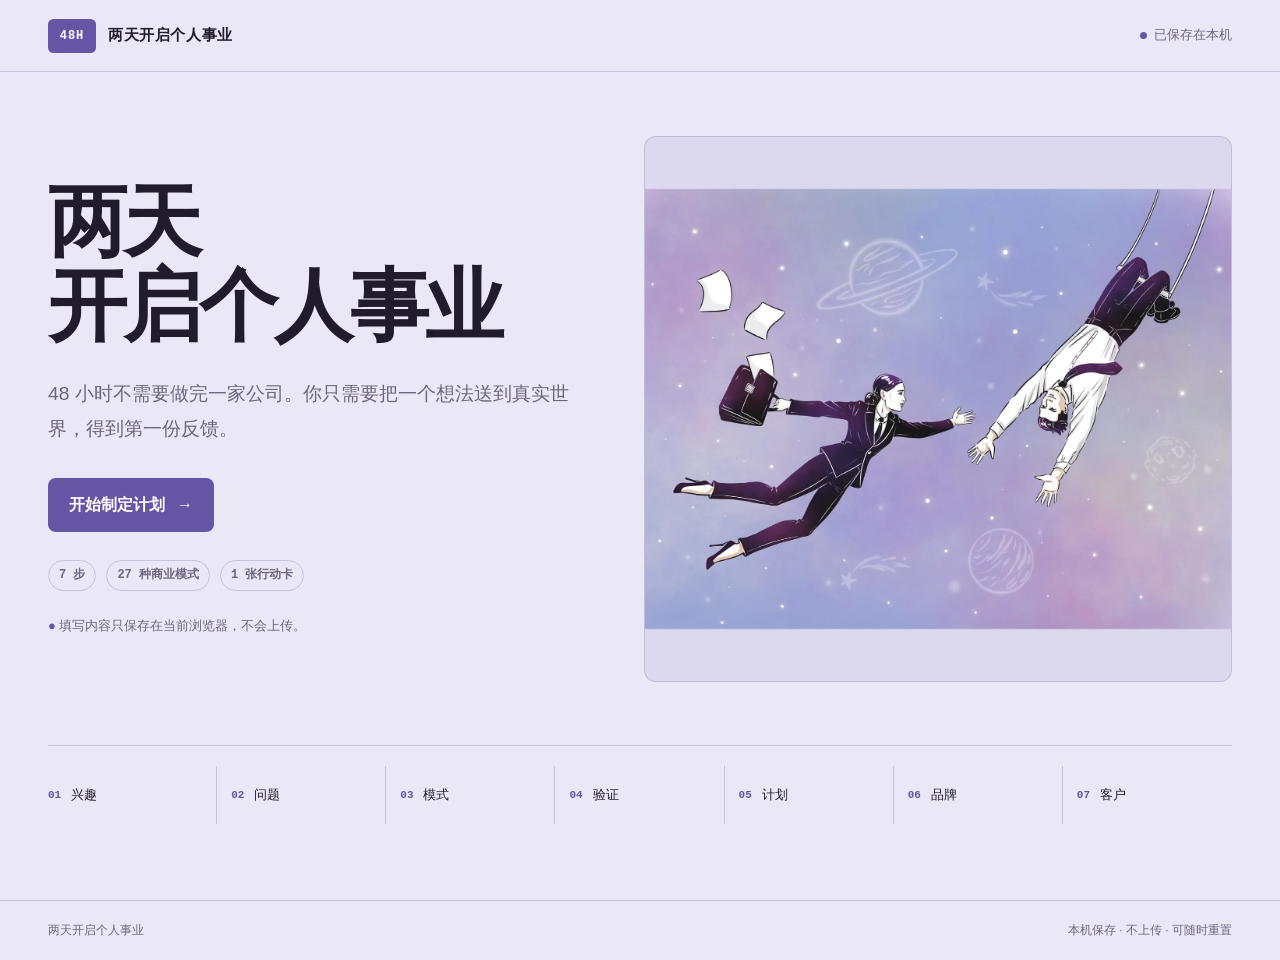
<file: index.html>
<!doctype html>
<html lang="zh-CN">
<head>
  <meta charset="utf-8">
  <meta name="viewport" content="width=device-width, initial-scale=1">
  <meta http-equiv="refresh" content="0; url=version-a.html">
  <meta name="description" content="两天开启个人事业：通过七步工作台形成一张可执行的 48 小时行动卡。">
  <title>两天开启个人事业</title>
  <script>window.location.replace("version-a.html");</script>
</head>
<body>
  <p>正在打开<a href="version-a.html">两天开启个人事业</a>…</p>
</body>
</html>
</file>
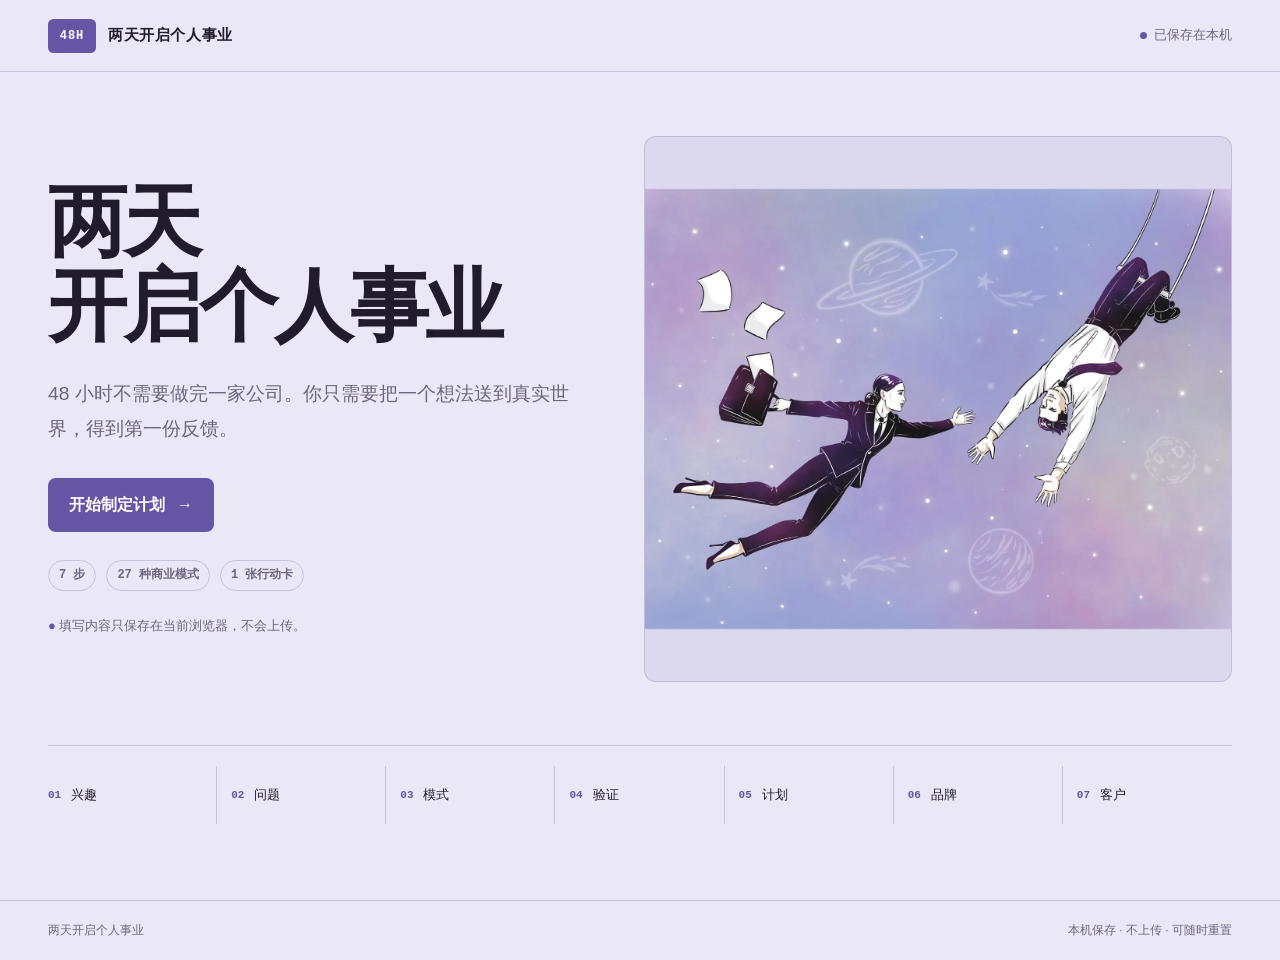
<file: version-a.html>
<!doctype html>
<html lang="zh-CN">
<head>
  <meta charset="utf-8">
  <meta name="viewport" content="width=device-width, initial-scale=1">
  <meta name="description" content="通过七步工作台，在 48 小时内形成你的个人事业行动卡。">
  <title>两天开启个人事业</title>
  <link rel="stylesheet" href="css/base.css?v=formal-20260825">
  <link rel="stylesheet" href="css/theme-a.css?v=formal-20260825">
  <script defer src="js/data.js?v=formal-20260825"></script>
  <script defer src="js/app.js?v=formal-20260825"></script>
</head>
<body data-variant="a">
  <div id="app"><p class="boot-message">正在打开两天开启个人事业…</p></div>
  <noscript><p class="noscript-message">这个工作台需要启用 JavaScript 才能保存和整理你的七步答案。</p></noscript>
</body>
</html>
</file>
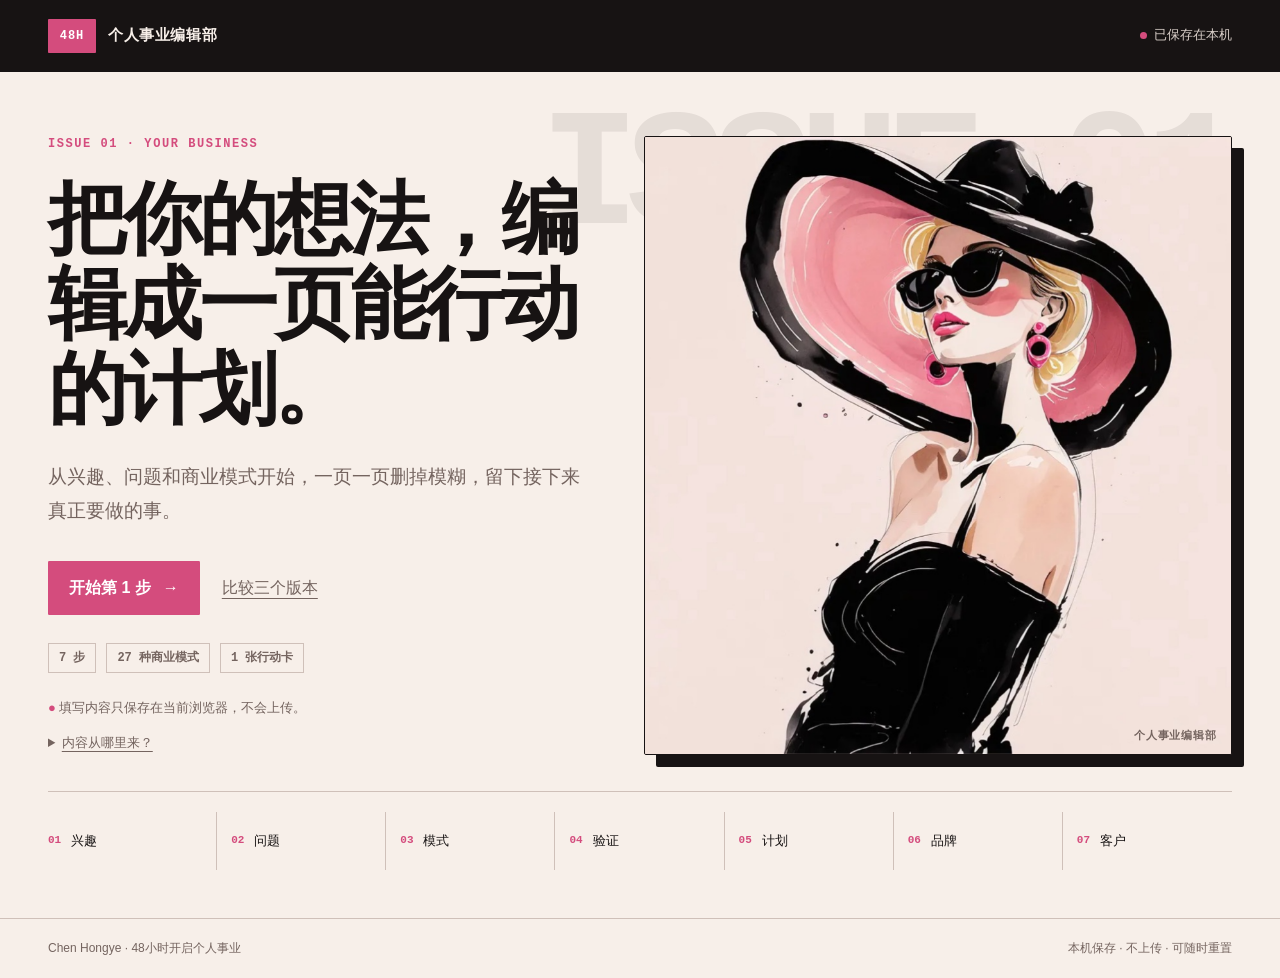
<file: version-b.html>
<!doctype html>
<html lang="zh-CN">
<head>
  <meta charset="utf-8">
  <meta name="viewport" content="width=device-width, initial-scale=1">
  <meta name="description" content="通过七步工作台，在 48 小时内形成你的个人事业行动卡。">
  <title>个人事业编辑部｜48小时开启个人事业</title>
  <link rel="stylesheet" href="css/base.css">
  <link rel="stylesheet" href="css/theme-b.css">
  <script defer src="js/data.js"></script>
  <script defer src="js/app.js"></script>
</head>
<body data-variant="b">
  <div id="app"><p class="boot-message">正在打开个人事业编辑部…</p></div>
  <noscript><p class="noscript-message">这个工作台需要启用 JavaScript 才能保存和整理你的七步答案。</p></noscript>
</body>
</html>
</file>
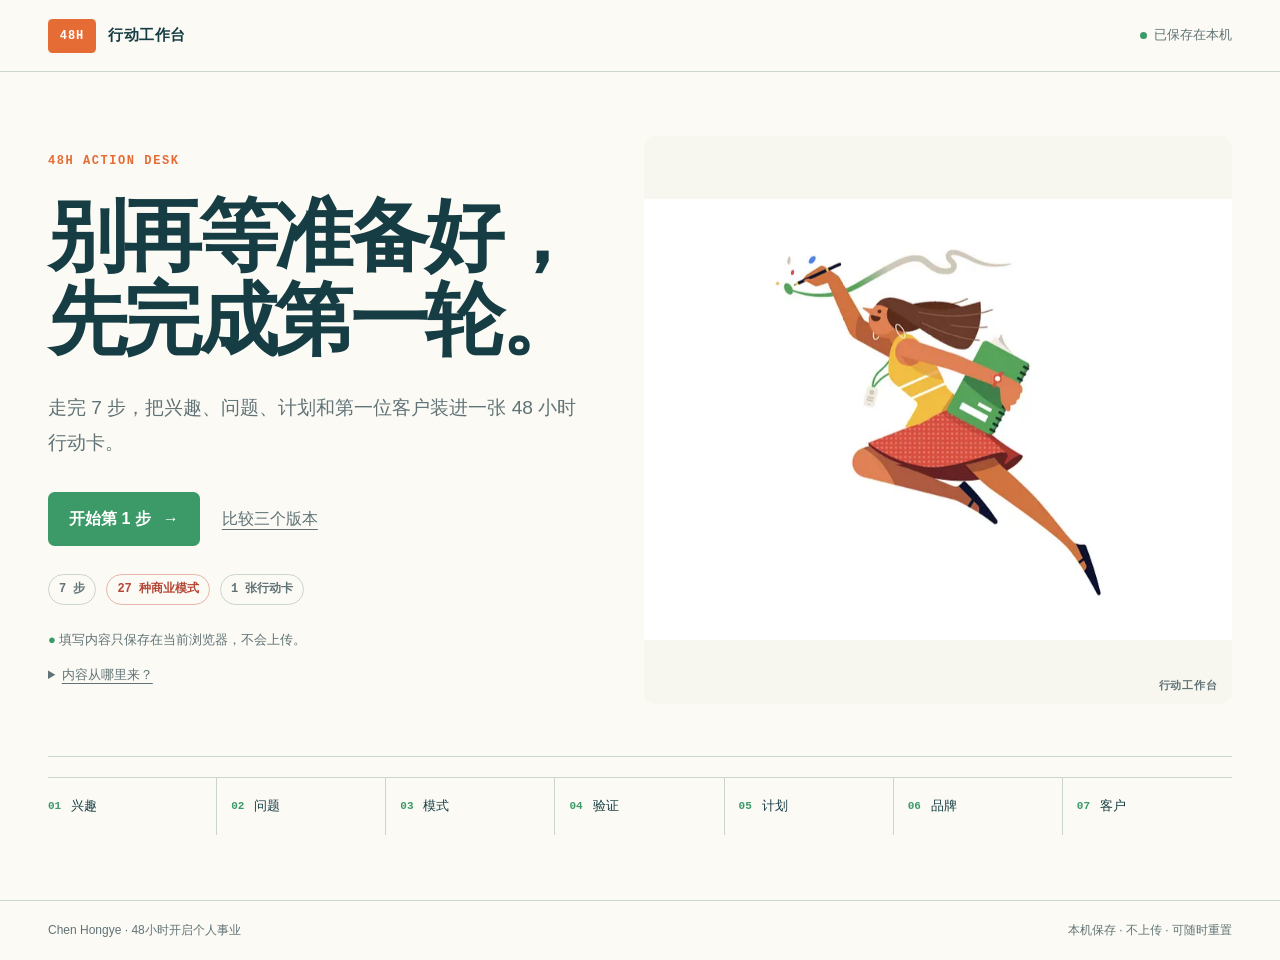
<file: version-c.html>
<!doctype html>
<html lang="zh-CN">
<head>
  <meta charset="utf-8">
  <meta name="viewport" content="width=device-width, initial-scale=1">
  <meta name="description" content="通过七步工作台，在 48 小时内形成你的个人事业行动卡。">
  <title>行动工作台｜48小时开启个人事业</title>
  <link rel="stylesheet" href="css/base.css">
  <link rel="stylesheet" href="css/theme-c.css">
  <script defer src="js/data.js"></script>
  <script defer src="js/app.js"></script>
</head>
<body data-variant="c">
  <div id="app"><p class="boot-message">正在整理行动工作台…</p></div>
  <noscript><p class="noscript-message">这个工作台需要启用 JavaScript 才能保存和整理你的七步答案。</p></noscript>
</body>
</html>
</file>
<file: css/base.css>
:root {
  --bg: #f6f4ef;
  --surface: #ffffff;
  --surface-2: #efede7;
  --text: #1e1d1a;
  --muted: #6d6a63;
  --line: #d9d5cc;
  --accent: #395c50;
  --accent-strong: #21463b;
  --on-accent: #ffffff;
  --danger: #a33a3a;
  --radius: 14px;
  --shadow: 0 18px 60px rgba(31, 28, 21, 0.08);
  --display: "Songti SC", "Noto Serif SC", serif;
  --body: -apple-system, "SF Pro Text", "PingFang SC", "Noto Sans SC", sans-serif;
  --mono: "SFMono-Regular", Consolas, "Liberation Mono", monospace;
  --max: 1440px;
}

* { box-sizing: border-box; }
html { scroll-behavior: smooth; }
body {
  margin: 0;
  min-width: 320px;
  color: var(--text);
  background: var(--bg);
  font-family: var(--body);
  line-height: 1.75;
  text-rendering: optimizeLegibility;
}
button, input, textarea { font: inherit; }
button, a { -webkit-tap-highlight-color: transparent; }
button { color: inherit; }
img { display: block; max-width: 100%; }
a { color: inherit; }
h1, h2, h3, p { text-wrap: pretty; }
.boot-message, .noscript-message { max-width: 720px; margin: 20vh auto; padding: 24px; text-align: center; }

:focus-visible {
  outline: 3px solid color-mix(in srgb, var(--accent) 70%, white);
  outline-offset: 3px;
}

.site-shell { min-height: 100vh; display: flex; flex-direction: column; }
.site-header {
  width: min(100%, var(--max));
  min-height: 72px;
  margin: 0 auto;
  padding: 14px 48px;
  display: flex;
  align-items: center;
  justify-content: space-between;
  gap: 24px;
  border-bottom: 1px solid var(--line);
}
.brand-link { display: flex; align-items: center; gap: 12px; text-decoration: none; }
.brand-link span {
  min-width: 48px;
  height: 34px;
  padding: 0 8px;
  display: grid;
  place-items: center;
  color: var(--on-accent);
  background: var(--accent);
  border-radius: calc(var(--radius) * 0.45);
  font: 700 12px/1 var(--mono);
  letter-spacing: 0.08em;
}
.brand-link strong { font-size: 15px; letter-spacing: 0.04em; }
.header-tools { display: flex; align-items: center; gap: 18px; }
.save-state { color: var(--muted); font-size: 13px; }
.save-state::before { content: ""; width: 7px; height: 7px; margin-right: 7px; display: inline-block; border-radius: 50%; background: var(--accent); }

.primary-button, .secondary-button, .danger-button {
  min-height: 48px;
  padding: 12px 20px;
  border: 1px solid transparent;
  border-radius: calc(var(--radius) * 0.65);
  display: inline-flex;
  align-items: center;
  justify-content: center;
  gap: 12px;
  font-weight: 700;
  cursor: pointer;
  transition: transform 180ms ease, background 180ms ease, border-color 180ms ease;
}
.primary-button { color: var(--on-accent); background: var(--accent); }
.primary-button:hover { background: var(--accent-strong); transform: translateY(-1px); }
.secondary-button { color: var(--text); background: transparent; border-color: var(--line); }
.secondary-button:hover { background: var(--surface-2); border-color: var(--text); }
.danger-button { color: #fff; background: var(--danger); }
.text-button { min-height: 44px; padding: 6px 2px; border: 0; color: var(--muted); background: transparent; text-decoration: underline; text-underline-offset: 4px; cursor: pointer; }
.text-button:hover { color: var(--text); }
.quiet-link { min-height: 44px; display: inline-flex; align-items: center; color: var(--muted); text-underline-offset: 5px; }

.hero {
  width: min(100%, var(--max));
  min-height: calc(100vh - 72px);
  margin: 0 auto;
  padding: 64px 48px 48px;
  display: grid;
  grid-template-columns: minmax(0, 0.95fr) minmax(380px, 1.05fr);
  grid-template-rows: auto auto;
  gap: 36px 64px;
  align-items: center;
}
.hero-copy { max-width: 670px; position: relative; z-index: 2; }
.hero-eyebrow { margin: 0 0 24px; color: var(--accent); font: 700 12px/1.4 var(--mono); letter-spacing: 0.13em; text-transform: uppercase; }
.hero h1 { margin: 0; font-family: var(--display); font-size: clamp(48px, 6.2vw, 88px); font-weight: 800; line-height: 1.07; letter-spacing: -0.045em; }
.hero-body { max-width: 590px; margin: 28px 0 0; color: var(--muted); font-size: clamp(17px, 1.5vw, 21px); line-height: 1.8; }
.hero-actions { margin-top: 32px; display: flex; align-items: center; gap: 22px; }
.hero-proof { margin-top: 28px; display: flex; flex-wrap: wrap; gap: 10px; }
.hero-proof span { padding: 6px 10px; border: 1px solid var(--line); border-radius: 999px; color: var(--muted); font: 600 12px/1.4 var(--mono); }
.privacy-line { margin: 24px 0 0; color: var(--muted); font-size: 13px; }
.privacy-line span { color: var(--accent); }
.source-details { max-width: 580px; margin-top: 12px; color: var(--muted); font-size: 13px; }
.source-details summary { cursor: pointer; text-decoration: underline; text-underline-offset: 4px; }
.source-details p { margin: 8px 0 0; }
.hero-art { margin: 0; position: relative; justify-self: stretch; align-self: stretch; min-height: 490px; display: grid; place-items: center; overflow: hidden; border-radius: var(--radius); }
.hero-art img { width: 100%; height: 100%; max-height: 680px; object-fit: contain; position: relative; z-index: 1; }
.hero-art figcaption { position: absolute; right: 14px; bottom: 12px; z-index: 2; color: var(--muted); font: 600 11px/1 var(--mono); letter-spacing: 0.08em; }
.hero-steps { grid-column: 1 / -1; margin: 0; padding: 20px 0 0; display: grid; grid-template-columns: repeat(7, 1fr); gap: 0; list-style: none; border-top: 1px solid var(--line); }
.hero-steps li { min-height: 58px; padding: 0 14px; display: flex; align-items: center; gap: 10px; border-right: 1px solid var(--line); font-size: 13px; }
.hero-steps li:first-child { padding-left: 0; }
.hero-steps li:last-child { border-right: 0; }
.hero-steps span { color: var(--accent); font: 700 11px/1 var(--mono); }

.workspace {
  width: min(100%, var(--max));
  margin: 0 auto;
  padding: 32px 48px 72px;
  display: grid;
  grid-template-columns: 230px minmax(0, 1fr);
  gap: 48px;
  align-items: start;
  flex: 1;
}
.step-rail { min-width: 0; position: sticky; top: 24px; }
.progress-summary { margin-bottom: 20px; color: var(--muted); font: 600 12px/1.4 var(--mono); }
.progress-track { height: 4px; margin-top: 10px; overflow: hidden; background: var(--surface-2); }
.progress-track span { height: 100%; display: block; background: var(--accent); transition: width 280ms ease; }
.step-nav { display: grid; gap: 4px; }
.step-link {
  width: 100%; min-height: 48px; padding: 8px 10px; border: 0; border-left: 2px solid transparent;
  display: grid; grid-template-columns: 34px 1fr 18px; gap: 8px; align-items: center;
  color: var(--muted); background: transparent; text-align: left; cursor: pointer;
}
.step-link:hover { color: var(--text); background: var(--surface-2); }
.step-link.is-active { color: var(--text); border-left-color: var(--accent); background: var(--surface); }
.step-link.is-complete .step-state { color: var(--accent); }
.step-number { font: 700 11px/1 var(--mono); }
.step-name { font-weight: 650; }
.step-state { text-align: center; }
.step-link-result { margin-top: 8px; border-top: 1px solid var(--line); }

.work-panel, .result-panel { min-width: 0; background: var(--surface); border: 1px solid var(--line); border-radius: var(--radius); box-shadow: var(--shadow); overflow: hidden; }
.panel-header { padding: 48px 48px 32px; border-bottom: 1px solid var(--line); }
.panel-header > p { margin: 0 0 12px; color: var(--accent); font: 700 12px/1.4 var(--mono); letter-spacing: 0.08em; }
.panel-header h1 { margin: 0; display: flex; align-items: baseline; gap: 18px; font-family: var(--display); font-size: clamp(30px, 4vw, 50px); line-height: 1.2; letter-spacing: -0.03em; }
.panel-header h1 span { color: var(--accent); font: 700 14px/1 var(--mono); letter-spacing: 0; }
.notice { margin-top: 20px; padding: 12px 14px; border: 1px solid color-mix(in srgb, var(--danger) 40%, var(--line)); background: color-mix(in srgb, var(--danger) 6%, var(--surface)); color: var(--danger); font-size: 14px; }
.panel-body { padding: 40px 48px 48px; }
.panel-actions { padding: 22px 48px; display: flex; align-items: center; justify-content: space-between; gap: 16px; border-top: 1px solid var(--line); }

.form-grid { display: grid; grid-template-columns: repeat(2, minmax(0, 1fr)); gap: 22px; }
.field { display: grid; align-content: start; gap: 8px; }
.field > span, .choice-field legend { color: var(--text); font-size: 14px; font-weight: 700; }
.field small { color: var(--muted); font-size: 12px; line-height: 1.55; }
.field-wide { grid-column: 1 / -1; }
.field input, .field textarea, .inline-add input {
  width: 100%; min-height: 50px; padding: 12px 14px; border: 1px solid var(--line); border-radius: calc(var(--radius) * 0.45);
  color: var(--text); background: var(--bg); transition: border-color 160ms ease, box-shadow 160ms ease;
}
.field textarea { min-height: 118px; resize: vertical; line-height: 1.7; }
.field input:focus, .field textarea:focus, .inline-add input:focus { border-color: var(--accent); box-shadow: 0 0 0 3px color-mix(in srgb, var(--accent) 13%, transparent); outline: 0; }
.field input::placeholder, .field textarea::placeholder, .inline-add input::placeholder { color: color-mix(in srgb, var(--muted) 67%, transparent); }
.repeat-card { margin-bottom: 20px; padding: 24px; border: 1px solid var(--line); background: var(--bg); }
.repeat-head { margin-bottom: 18px; display: flex; align-items: center; justify-content: space-between; gap: 16px; font: 700 12px/1 var(--mono); color: var(--accent); }
.empty-note { margin: 0 0 20px; padding: 20px; color: var(--muted); border: 1px dashed var(--line); }
.choice-field { min-width: 0; margin: 0; padding: 0; border: 0; }
.choice-field legend { margin-bottom: 8px; }
.segmented { display: flex; gap: 8px; }
.segment { min-height: 44px; flex: 1; padding: 8px 12px; border: 1px solid var(--line); border-radius: calc(var(--radius) * 0.4); color: var(--muted); background: var(--surface); cursor: pointer; }
.segment:hover { color: var(--text); border-color: var(--text); }
.segment.is-selected { color: var(--on-accent); background: var(--accent); border-color: var(--accent); }

.search-field { margin-bottom: 14px; }
.selection-summary { margin: 0 0 22px; color: var(--muted); font-size: 14px; }
.selection-summary strong { color: var(--accent); font-family: var(--mono); }
.model-grid { display: grid; grid-template-columns: repeat(3, minmax(0, 1fr)); gap: 12px; }
.model-card { min-height: 176px; padding: 18px; border: 1px solid var(--line); border-radius: calc(var(--radius) * 0.7); display: flex; flex-direction: column; align-items: flex-start; gap: 8px; color: var(--text); background: var(--bg); text-align: left; cursor: pointer; }
.model-card:hover { border-color: var(--accent); transform: translateY(-1px); }
.model-card.is-selected { color: var(--on-accent); background: var(--accent); border-color: var(--accent); }
.model-group { color: var(--muted); font: 600 10px/1 var(--mono); letter-spacing: 0.08em; }
.model-card.is-selected .model-group { color: color-mix(in srgb, var(--on-accent) 70%, transparent); }
.model-card strong { font-size: 17px; }
.model-card small { flex: 1; line-height: 1.55; }
.model-mark { font: 700 11px/1 var(--mono); }

.check-list { margin-top: 28px; display: grid; gap: 12px; }
.check-row { margin: 0; padding: 20px; border: 1px solid var(--line); display: grid; grid-template-columns: minmax(0, 1fr) 260px; gap: 22px; align-items: center; }
.check-row legend { display: contents; font-weight: 650; }
.check-row legend > span { margin-right: 12px; color: var(--accent); font: 700 11px/1 var(--mono); }
.evidence-legend { margin-top: 18px; display: flex; flex-wrap: wrap; gap: 16px; color: var(--muted); font-size: 12px; }
.dot { width: 7px; height: 7px; margin-right: 7px; display: inline-block; border-radius: 50%; background: var(--line); }
.dot-yes { background: var(--accent); }.dot-unsure { background: #b48736; }.dot-no { background: var(--danger); }

.day-grid { display: grid; grid-template-columns: repeat(2, minmax(0, 1fr)); gap: 24px; }
.task-column { padding: 24px; border: 1px solid var(--line); background: var(--bg); }
.task-title { margin-bottom: 20px; display: flex; gap: 14px; align-items: flex-start; }
.task-title > span { color: var(--accent); font: 800 11px/1.4 var(--mono); }
.task-title h3, .task-title p { margin: 0; }.task-title p { color: var(--muted); font-size: 13px; }
.task-list { display: grid; gap: 2px; }
.task-item { min-height: 48px; padding: 9px 0; display: grid; grid-template-columns: 20px 1fr 28px; gap: 9px; align-items: start; border-bottom: 1px solid var(--line); cursor: pointer; }
.task-item input { width: 18px; height: 18px; margin-top: 4px; accent-color: var(--accent); }
.task-item.is-done span { color: var(--muted); text-decoration: line-through; }
.task-remove { width: 28px; height: 28px; border: 0; color: var(--muted); background: transparent; cursor: pointer; }
.inline-add { margin-top: 18px; display: grid; grid-template-columns: 1fr auto; gap: 8px; }
.inline-add button { min-width: 60px; border: 1px solid var(--line); background: var(--surface); cursor: pointer; }

.four-p { margin-top: 38px; padding-top: 32px; border-top: 1px solid var(--line); }
.section-minihead { margin-bottom: 22px; display: flex; align-items: center; gap: 14px; }
.section-minihead span { color: var(--accent); font: 800 12px/1 var(--mono); }
.section-minihead h3 { margin: 0; }
.channel-grid { display: flex; flex-wrap: wrap; gap: 9px; }
.channel-chip { min-height: 44px; padding: 8px 13px; border: 1px solid var(--line); border-radius: 999px; display: inline-flex; align-items: center; gap: 8px; color: var(--muted); background: var(--bg); cursor: pointer; }
.channel-chip span { font: 700 12px/1 var(--mono); }
.channel-chip.is-selected { color: var(--on-accent); background: var(--accent); border-color: var(--accent); }
.action-fields { margin-top: 30px; }
.mentor-details { margin-top: 28px; padding: 18px 20px; border: 1px solid var(--line); color: var(--muted); }
.mentor-details summary { color: var(--text); font-weight: 700; cursor: pointer; }
.mentor-details ul { margin-bottom: 0; padding-left: 22px; }

.result-header { min-height: 340px; padding: 48px; display: grid; grid-template-columns: 1.15fr 0.85fr; gap: 30px; align-items: center; border-bottom: 1px solid var(--line); overflow: hidden; }
.result-header > div { position: relative; z-index: 2; }
.result-header > div > p { margin: 0 0 16px; color: var(--accent); font: 700 12px/1 var(--mono); letter-spacing: 0.09em; }
.result-header h1 { margin: 0 0 20px; font-family: var(--display); font-size: clamp(38px, 5vw, 64px); line-height: 1.12; letter-spacing: -0.04em; }
.result-header > div > span { color: var(--muted); font-size: 14px; }
.result-header img { width: 100%; max-height: 300px; object-fit: contain; }
.result-panel > .notice { margin: 24px 48px 0; }
.result-grid { padding: 38px 48px; display: grid; grid-template-columns: repeat(2, minmax(0, 1fr)); gap: 1px; background: var(--line); }
.result-item { min-height: 150px; padding: 24px; display: grid; grid-template-columns: 36px 1fr; gap: 12px; background: var(--surface); }
.result-item > span { color: var(--accent); font: 700 11px/1.7 var(--mono); }
.result-item h3 { margin: 0 0 8px; font-size: 14px; }.result-item p { margin: 0; line-height: 1.7; }
.result-item.is-missing p { color: var(--muted); }
.copy-box { margin: 0; padding: 32px 48px 42px; border-top: 1px solid var(--line); }
.copy-box pre { max-height: 300px; margin: 0 0 20px; padding: 20px; overflow: auto; border: 1px solid var(--line); white-space: pre-wrap; color: var(--muted); background: var(--bg); font: 13px/1.8 var(--mono); }
.copy-box > div { display: flex; align-items: center; gap: 18px; }
.copy-status { color: var(--muted); font-size: 13px; }
.result-footer { padding: 22px 48px; display: flex; justify-content: space-between; align-items: center; gap: 24px; border-top: 1px solid var(--line); }
.result-footer p { margin: 0; color: var(--muted); font-size: 13px; text-align: right; }

.site-footer { width: min(100%, var(--max)); min-height: 60px; margin: auto auto 0; padding: 14px 48px; display: flex; justify-content: space-between; align-items: center; gap: 20px; color: var(--muted); border-top: 1px solid var(--line); font-size: 12px; }
.dialog-backdrop { position: fixed; inset: 0; z-index: 20; padding: 20px; display: grid; place-items: center; background: rgba(15, 13, 11, 0.58); }
.confirm-dialog { width: min(100%, 460px); padding: 30px; background: var(--surface); border: 1px solid var(--line); box-shadow: var(--shadow); }
.confirm-dialog > p:first-child { margin: 0; color: var(--danger); font: 700 11px/1 var(--mono); }
.confirm-dialog h2 { margin: 12px 0; font-family: var(--display); font-size: 34px; }.confirm-dialog p { color: var(--muted); }
.confirm-dialog > div { margin-top: 24px; display: flex; justify-content: flex-end; gap: 10px; }

/* 版本总览 */
.overview-page { background: #efeee9; }
.overview-shell { width: min(100%, 1540px); margin: 0 auto; padding: 72px 48px 46px; }
.overview-header { max-width: 900px; margin-bottom: 50px; }
.overview-kicker { margin: 0 0 20px; color: #66635d; font: 700 12px/1 var(--mono); letter-spacing: 0.12em; }
.overview-header h1 { margin: 0; font-family: var(--display); font-size: clamp(52px, 7vw, 100px); line-height: 1.02; letter-spacing: -0.055em; }
.overview-header > p:last-child { max-width: 700px; margin: 26px 0 0; color: #66635d; font-size: 18px; }
.overview-grid { display: grid; grid-template-columns: repeat(3, minmax(0, 1fr)); gap: 18px; }
.overview-card { min-width: 0; overflow: hidden; display: grid; grid-template-rows: 330px auto; border: 1px solid #d8d5cd; background: #fff; }
.overview-image-wrap { overflow: hidden; display: grid; place-items: center; }
.overview-image-wrap img { width: 100%; height: 100%; object-fit: contain; transition: transform 350ms ease; }
.overview-card:hover .overview-image-wrap img { transform: scale(1.025); }
.overview-card-copy { padding: 28px; }
.overview-card-copy > span { font: 700 10px/1 var(--mono); letter-spacing: 0.1em; }
.overview-card-copy h2 { margin: 12px 0 8px; font-family: var(--display); font-size: 30px; }
.overview-card-copy p { min-height: 58px; margin: 0 0 24px; color: #6d6a63; font-size: 14px; }
.overview-card-copy a { min-height: 46px; display: flex; align-items: center; justify-content: space-between; border-top: 1px solid currentColor; text-decoration: none; font-weight: 800; }
.overview-card-a { color: #272036; background: #e9e6f3; }.overview-card-a .overview-image-wrap { background: #dedaed; }
.overview-card-b { color: #181313; background: #f6eee8; }.overview-card-b .overview-image-wrap { background: #f1deda; }
.overview-card-c { color: #173d42; background: #fbfaf5; }.overview-card-c .overview-image-wrap { background: #f6f7ee; }
.overview-footer { margin-top: 26px; padding-top: 20px; display: flex; justify-content: space-between; gap: 20px; border-top: 1px solid #d8d5cd; color: #77736c; font-size: 12px; }
.overview-footer p { margin: 0; }

@media (max-width: 1100px) {
  .hero { grid-template-columns: 1fr 0.8fr; gap: 34px; }
  .hero-art { min-height: 400px; }
  .workspace { grid-template-columns: 190px minmax(0, 1fr); gap: 26px; }
  .model-grid { grid-template-columns: repeat(2, minmax(0, 1fr)); }
  .day-grid { grid-template-columns: 1fr; }
  .overview-card { grid-template-rows: 260px auto; }
}

@media (max-width: 820px) {
  .site-header { padding: 12px 24px; }
  .save-state { display: none; }
  .hero { padding: 38px 24px; grid-template-columns: 1fr; grid-template-rows: auto auto auto; }
  .hero-copy { max-width: 740px; }
  .hero-art { min-height: 340px; max-height: 500px; }
  .hero-steps { grid-template-columns: repeat(4, 1fr); }
  .hero-steps li { border-bottom: 1px solid var(--line); }
  .workspace { padding: 20px 24px 50px; grid-template-columns: 1fr; gap: 20px; }
  .step-rail { width: 100%; max-width: 100%; min-width: 0; position: static; overflow: hidden; }
  .progress-summary { margin-bottom: 12px; }
  .step-nav { width: 100%; max-width: 100%; min-width: 0; display: flex; gap: 6px; overflow-x: auto; padding-bottom: 8px; }
  .step-link { min-width: 92px; grid-template-columns: 1fr; gap: 4px; border: 1px solid var(--line); text-align: center; }
  .step-name { font-size: 12px; }.step-state { display: none; }
  .step-link-result { margin: 0; }
  .panel-header, .panel-body, .result-header, .result-grid, .copy-box { padding-left: 32px; padding-right: 32px; }
  .check-row { grid-template-columns: 1fr; }
  .result-header { grid-template-columns: 1fr 0.65fr; }
  .overview-grid { grid-template-columns: 1fr; }
  .overview-card { grid-template-columns: 0.85fr 1.15fr; grid-template-rows: auto; min-height: 300px; }
}

@media (max-width: 560px) {
  .site-header { min-height: 64px; }.brand-link strong { font-size: 13px; }.header-tools { gap: 10px; }
  .hero { min-height: auto; padding: 32px 24px 24px; gap: 18px; }
  .hero-copy { display: contents; }
  .hero-eyebrow { order: 1; margin-bottom: 0; }
  .hero h1 { order: 2; }
  .hero-body { order: 3; }
  .hero-actions { order: 4; }
  .hero-art { order: 5; }
  .hero-proof { order: 6; }
  .privacy-line { order: 7; }
  .source-details { order: 8; }
  .hero-steps { order: 9; }
  .hero h1 { font-size: clamp(42px, 13vw, 62px); }
  .hero-body { margin-top: 20px; font-size: 16px; }
  .hero-actions { align-items: stretch; flex-direction: column; gap: 8px; }
  .quiet-link { justify-content: center; }
  body[data-variant] .hero-art { min-height: 260px; max-height: 260px; }
  .hero-steps { grid-template-columns: repeat(2, 1fr); }
  .hero-steps li { padding-left: 8px; border-right: 1px solid var(--line); }
  .workspace { padding: 14px 12px 36px; }
  .work-panel, .result-panel { border-radius: calc(var(--radius) * 0.7); }
  .panel-header, .panel-body, .result-header, .result-grid, .copy-box { padding-left: 20px; padding-right: 20px; }
  .panel-header { padding-top: 30px; padding-bottom: 24px; }
  .panel-header h1 { display: block; font-size: 32px; }.panel-header h1 span { display: block; margin-bottom: 10px; }
  .panel-body { padding-top: 24px; padding-bottom: 30px; }
  .panel-actions { padding: 16px 20px; flex-direction: column-reverse; align-items: stretch; }
  .form-grid, .model-grid, .result-grid { grid-template-columns: 1fr; }
  .field-wide { grid-column: auto; }
  .repeat-card, .task-column { padding: 18px; }
  .segmented { gap: 5px; }.segment { padding-inline: 8px; }
  .model-card { min-height: 150px; }
  .check-row { padding: 16px; }
  .channel-grid { gap: 7px; }.channel-chip { padding-inline: 11px; }
  .result-header { grid-template-columns: 1fr; padding-top: 32px; }
  .result-header h1 { font-size: 38px; }.result-header img { max-height: 230px; }
  .result-item { min-height: auto; }
  .copy-box > div, .result-footer, .site-footer, .overview-footer { align-items: stretch; flex-direction: column; }
  .result-footer { padding: 18px 20px; }.result-footer p { text-align: left; }
  .site-footer { padding: 18px 24px; }
  .overview-shell { padding: 42px 18px 30px; }
  .overview-header h1 { font-size: 52px; }
  .overview-card { grid-template-columns: 1fr; grid-template-rows: 270px auto; }
  .overview-card-copy { padding: 24px; }
}

@media (prefers-reduced-motion: reduce) {
  html { scroll-behavior: auto; }
  *, *::before, *::after { animation-duration: 0.001ms !important; animation-iteration-count: 1 !important; transition-duration: 0.001ms !important; }
}
</file>
<file: css/theme-a.css>
:root {
  --bg: #eae7f6;
  --surface: #f9f8fc;
  --surface-2: #ded9ee;
  --text: #211b2e;
  --muted: #6d6680;
  --line: #c9c2dc;
  --accent: #6555a5;
  --accent-strong: #4e3f8e;
  --on-accent: #ffffff;
  --radius: 12px;
  --shadow: 0 28px 80px rgba(66, 49, 110, 0.12);
  --display: "PingFang SC", "Noto Sans SC", sans-serif;
}
body[data-variant="a"] { background-color: var(--bg); }
body[data-variant="a"] .site-header { border-bottom-color: rgba(78, 63, 142, 0.2); }
body[data-variant="a"] .hero-art { background: #dcd8ed; border: 1px solid rgba(101, 85, 165, 0.22); }
body[data-variant="a"] .hero-art img { animation: a-arrive 500ms cubic-bezier(.2,.8,.2,1) both; }
body[data-variant="a"] .hero-copy > * { animation: a-rise 500ms ease both; }
body[data-variant="a"] .hero-copy > *:nth-child(2) { animation-delay: 70ms; }
body[data-variant="a"] .hero-copy > *:nth-child(3) { animation-delay: 130ms; }
body[data-variant="a"] .hero-copy > *:nth-child(4) { animation-delay: 190ms; }
body[data-variant="a"] .step-link { border-radius: 0 8px 8px 0; }
body[data-variant="a"] .work-panel, body[data-variant="a"] .result-panel { border-color: rgba(101, 85, 165, 0.24); }
body[data-variant="a"] .progress-track { border-radius: 999px; }
body[data-variant="a"] .progress-track span { border-radius: inherit; }
@keyframes a-arrive { from { opacity: 0; transform: translate3d(12px, 10px, 0) scale(.99); } to { opacity: 1; transform: none; } }
@keyframes a-rise { from { opacity: 0; transform: translateY(10px); } to { opacity: 1; transform: none; } }
</file>
<file: css/theme-b.css>
:root {
  --bg: #f7efe9;
  --surface: #fffaf6;
  --surface-2: #eee1da;
  --text: #171313;
  --muted: #74645f;
  --line: #cfc0b9;
  --accent: #d44c7d;
  --accent-strong: #ae315e;
  --on-accent: #ffffff;
  --radius: 2px;
  --shadow: 10px 12px 0 rgba(23, 19, 19, 0.09);
  --display: "Songti SC", "Noto Serif SC", serif;
}
body[data-variant="b"] { background-color: var(--bg); }
body[data-variant="b"] .site-header { background: var(--text); color: var(--bg); border-bottom-color: var(--text); }
body[data-variant="b"] .site-header .text-button, body[data-variant="b"] .site-header .save-state { color: #d9cfc9; }
body[data-variant="b"] .hero { position: relative; }
body[data-variant="b"] .hero::before { content: "ISSUE 01"; position: absolute; right: 48px; top: 24px; color: rgba(23,19,19,.08); font: 900 clamp(70px, 13vw, 180px)/1 var(--mono); letter-spacing: -.08em; }
body[data-variant="b"] .hero-art { background: #f0d9d8; border: 1px solid var(--text); box-shadow: 12px 12px 0 var(--text); }
body[data-variant="b"] .hero-art img { object-fit: cover; object-position: center top; animation: editorial-reveal 600ms ease both; }
body[data-variant="b"] .hero h1 { font-weight: 700; }
body[data-variant="b"] .hero-proof span, body[data-variant="b"] .channel-chip { border-radius: 0; }
body[data-variant="b"] .work-panel, body[data-variant="b"] .result-panel { border: 1px solid var(--text); }
body[data-variant="b"] .panel-header { border-bottom: 5px solid var(--text); }
body[data-variant="b"] .step-link.is-active { color: var(--bg); background: var(--text); border-left-color: var(--accent); }
body[data-variant="b"] .model-card.is-selected, body[data-variant="b"] .segment.is-selected, body[data-variant="b"] .channel-chip.is-selected { color: var(--text); background: #f0b5c7; border-color: var(--text); }
body[data-variant="b"] .result-item { border: 0; }
@keyframes editorial-reveal { from { opacity: 0; clip-path: inset(0 0 100% 0); } to { opacity: 1; clip-path: inset(0); } }
@media (max-width: 560px) { body[data-variant="b"] .hero-art img { object-fit: contain; } }
</file>
<file: css/theme-c.css>
:root {
  --bg: #fbfaf5;
  --surface: #ffffff;
  --surface-2: #f0f1e8;
  --text: #163d43;
  --muted: #617376;
  --line: #cbd5cc;
  --accent: #3c9a68;
  --accent-strong: #287a50;
  --on-accent: #ffffff;
  --danger: #b54536;
  --radius: 10px;
  --shadow: 0 20px 60px rgba(22, 61, 67, 0.09);
  --display: "PingFang SC", "Noto Sans SC", sans-serif;
}
body[data-variant="c"] { background-color: var(--bg); }
body[data-variant="c"] .brand-link span { background: #e56c35; }
body[data-variant="c"] .hero { position: relative; }
body[data-variant="c"] .hero::after { content: ""; position: absolute; left: 48px; right: 48px; bottom: 122px; height: 1px; background: var(--line); }
body[data-variant="c"] .hero-art { min-height: 450px; background: #f7f7ef; }
body[data-variant="c"] .hero-art img { animation: action-forward 520ms cubic-bezier(.2,.8,.2,1) both; }
body[data-variant="c"] .hero h1 { font-weight: 850; }
body[data-variant="c"] .hero-eyebrow, body[data-variant="c"] .panel-header > p { color: #e56c35; }
body[data-variant="c"] .hero-proof span:nth-child(2) { color: #b54536; border-color: #e8b5aa; }
body[data-variant="c"] .work-panel { border-top: 5px solid var(--accent); }
body[data-variant="c"] .result-panel { border-top: 5px solid #e56c35; }
body[data-variant="c"] .step-link.is-active { border-left-color: #e56c35; }
body[data-variant="c"] .task-column:first-child { border-top: 4px solid var(--accent); }
body[data-variant="c"] .task-column:last-child { border-top: 4px solid #e56c35; }
body[data-variant="c"] .result-item:nth-child(3n+2) > span { color: #e56c35; }
@keyframes action-forward { from { opacity: 0; transform: translate(-10px, 8px); } to { opacity: 1; transform: none; } }
@media (max-width: 560px) {
  body[data-variant="c"] .hero::after { display: none; }
  body[data-variant="c"] .hero-art { min-height: 260px; max-height: 260px; }
}
</file>
